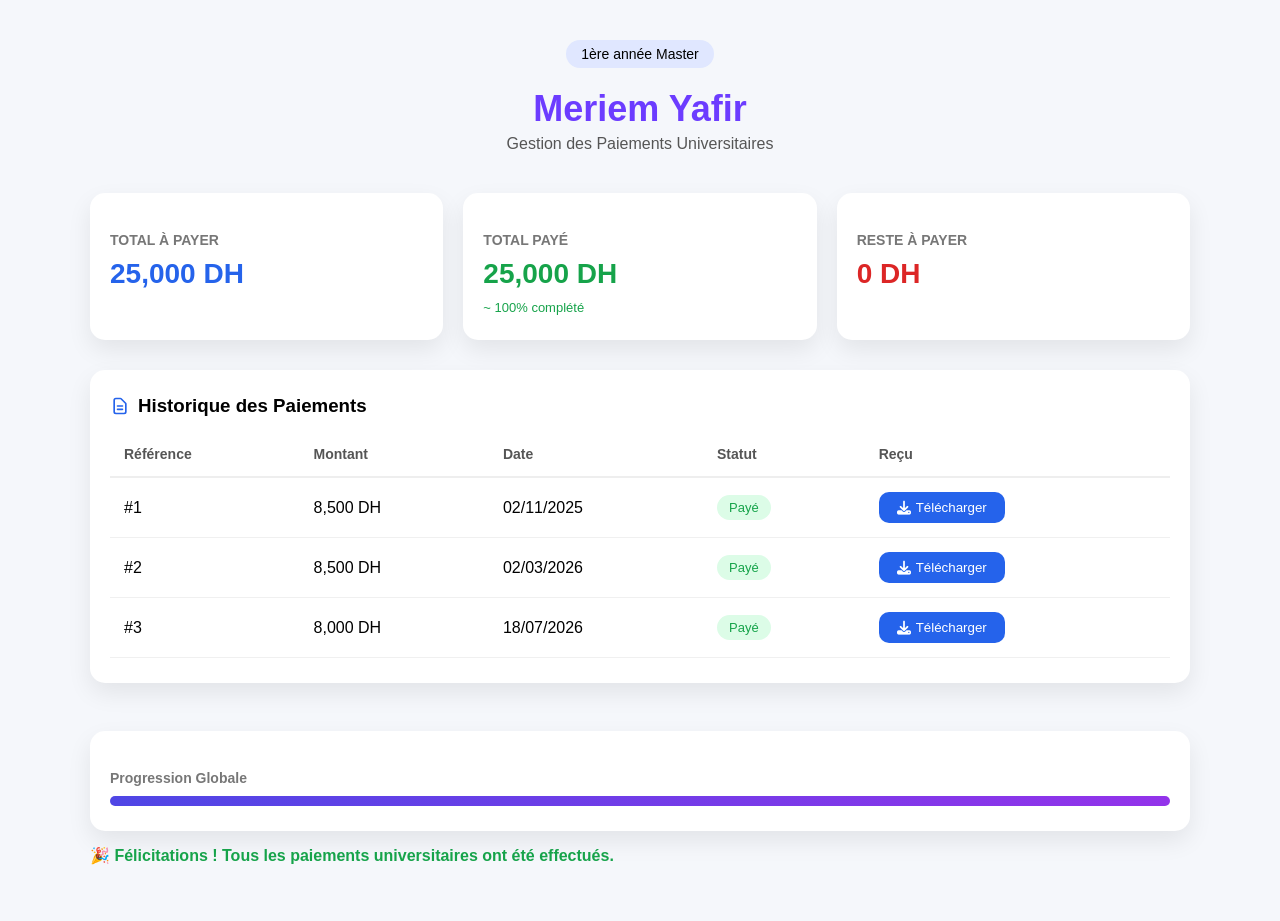
<file: docs/index.html>
<!DOCTYPE html>
<html lang="fr">
<head>
<meta charset="UTF-8">
<meta name="viewport" content="width=device-width, initial-scale=1.0">
<link rel="stylesheet" href="style.css">
<title>Suivi Paiements - Meriem Yafir</title>

</head>

<body>
<div class="container">

<div class="header">
    <div class="badge">1ère année Master</div>
    <h1>Meriem Yafir</h1>
    <div class="subtitle">Gestion des Paiements Universitaires</div>
</div>

<div class="cards">
    <div class="card">
        <h3>TOTAL À PAYER</h3>
        <div class="amount blue" id="total">25,000 DH</div>
    </div>

    <div class="card">
        <h3>TOTAL PAYÉ</h3>
        <div class="amount green" id="paid"></div>
        <div id="percent" style="color:#16a34a;font-size:13px;"></div>
    </div>

    <div class="card">
        <h3>RESTE À PAYER</h3>
        <div class="amount red" id="remaining"></div>
    </div>
</div>

<div class="table">
    <div class="table-title">
    <svg class="table-icon" fill="none" stroke="currentColor" viewBox="0 0 24 24">
        <path stroke-linecap="round" stroke-linejoin="round" stroke-width="2"
            d="M9 12h6m-6 4h6m2 5H7a2 2 0 01-2-2V5a2 2 0 012-2h5.586a1 1 0 01.707.293l5.414 5.414a1 1 0 01.293.707V19a2 2 0 01-2 2z">
        </path>
    </svg>

    <h3>Historique des Paiements</h3>
</div>
    <table>
        <tr>
            <th>Référence</th>
            <th>Montant</th>
            <th>Date</th>
            <th>Statut</th>
            <th>Reçu</th>
        </tr>
        <tr>
            <td>#1</td>
            <td>8,500 DH</td>
            <td>02/11/2025</td>
            <td><span class="status">Payé</span></td>
             <td>
              <button  onclick="telecharger('Recu 1.jpeg')">
                <i class="fa-solid fa-download"></i>Télécharger
              </button>
            </td>
        </tr>
        <tr>
            <td>#2</td>
            <td>8,500 DH</td>
            <td>02/03/2026</td>
            <td><span class="status">Payé</span></td>
             <td>
               <button  onclick="telecharger('Recu 2.jpeg')">
                <i class="fa-solid fa-download"></i>Télécharger
               </button>
            </td>
        </tr>
        <tr>
            <td>#3</td>
            <td>8,000 DH</td>
            <td>18/07/2026</td>
            <td><span class="status">Payé</span></td>
            <td>
                <button onclick="telecharger('Recu 3.jpeg')">
                    <i class="fa-solid fa-download"></i>Télécharger
                </button>
            </td>
</tr>
    
    </table>
</div>

<br>

<div class="card">
    <h3>Progression Globale</h3>
    <div class="progress">
        <div class="progress-bar" id="progressBar"></div>
    </div>
</div>
<p id="successMessage"></p>

</div>


<script src="script.js"></script>
</body>
</html>
</file>
<file: docs/style.css>
@import url('https://cdnjs.cloudflare.com/ajax/libs/font-awesome/6.5.1/css/all.min.css');

body {
    font-family: 'Segoe UI', Tahoma, Geneva, Verdana, sans-serif;
    background: #f5f7fb;
    margin: 0;
    padding: 40px;
}

.container {
    max-width: 1100px;
    margin: auto;
}

.header {
    text-align: center;
    margin-bottom: 40px;
}

.badge {
    display: inline-block;
    background: #e0e7ff;
    padding: 6px 15px;
    border-radius: 20px;
    font-size: 14px;
    margin-bottom: 10px;
}

h1 {
    color: #6c3cff;
    margin: 10px 0 5px;
    font-size: 36px;
}

.subtitle {
    color: #555;
    font-size: 16px;
}

.cards {
    display: flex;
    gap: 20px;
    margin-bottom: 30px;
    flex-wrap: wrap;
}

.card {
    flex: 1;
    background: #fff;
    padding: 25px 20px;
    border-radius: 15px;
    box-shadow: 0 10px 25px rgba(0,0,0,0.08);
    transition: transform 0.3s, box-shadow 0.3s;
}

.card:hover {
    transform: translateY(-5px);
    box-shadow: 0 15px 30px rgba(0,0,0,0.12);
}

.card h3 {
    font-size: 14px;
    color: #777;
    margin-bottom: 10px;
}

.amount {
    font-size: 28px;
    font-weight: bold;
    margin-bottom: 10px;
}

.blue {color: #2563eb;}
.green {color: #16a34a;}
.red {color: #dc2626;}

.progress {
    height: 10px;
    background: #eee;
    border-radius: 10px;
    overflow: hidden;
}

.progress-bar {
    height: 100%;
    background: linear-gradient(to right,#4f46e5,#9333ea);
    width: 0%;
    transition: width 0.7s ease;
}

.table {
    background: #fff;
    padding: 25px 20px;
    border-radius: 15px;
    box-shadow: 0 10px 25px rgba(0,0,0,0.08);
    margin-bottom: 30px;
}

table {
    width: 100%;
    border-collapse: collapse;
}

th, td {
    padding: 14px;
    text-align: left;
}

th {
    color: #555;
    font-weight: 600;
    font-size: 14px;
    border-bottom: 2px solid #eee;
}

tr {
    border-bottom: 1px solid #f0f0f0;
    transition: background 0.3s;
}

tr:hover {background: #f9faff;}

.status {
    display: inline-flex;
    align-items: center;
    gap: 5px;
    background: #dcfce7;
    color: #16a34a;
    padding: 5px 12px;
    border-radius: 20px;
    font-size: 13px;
    font-weight: 500;
}

.status.pending {
    background: #fee2e2;
    color: #b91c1c;
}

button {
    display: inline-flex;
    align-items: center;
    gap: 5px;
    background: #2563eb;
    color: white;
    border: none;
    padding: 8px 18px;
    border-radius: 10px;
    cursor: pointer;
    font-weight: 500;
    transition: background 0.3s;
}

button:hover {
    background: #1d4ed8;
}

button i {
    font-size: 14px;
}

.global-progress {
    background: #fff;
    padding: 25px 20px;
    border-radius: 15px;
    box-shadow: 0 10px 25px rgba(0,0,0,0.08);
    margin-top: 20px;
}
.table-title {
    display: flex;
    align-items: center;
    gap: 8px;
    margin-bottom: 15px;
}

.table-title h3 {
    margin: 0;
}

.table-icon {
    width: 20px;
    height: 20px;
    color: #2563eb;
    flex-shrink: 0;
}
</file>
